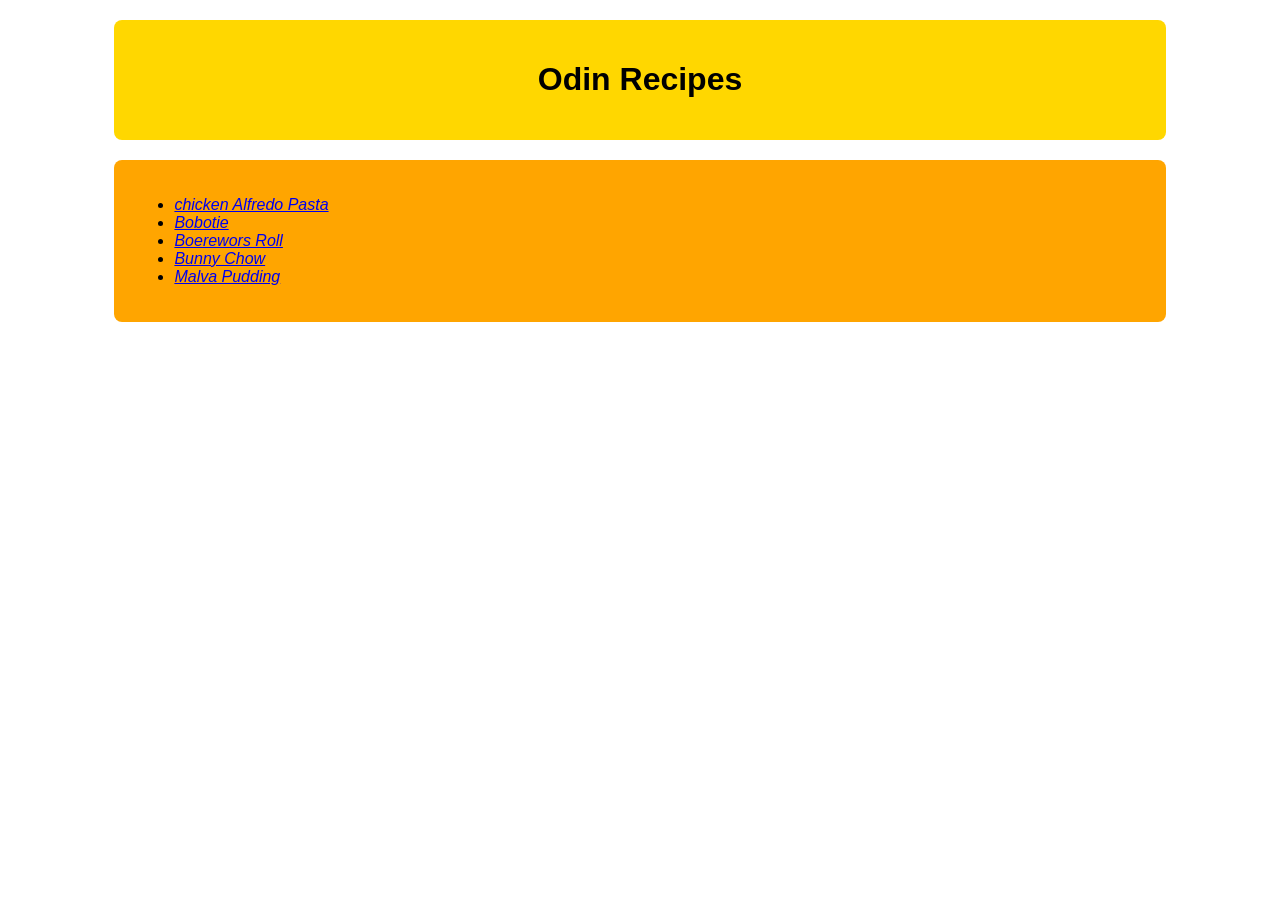
<file: index.html>
<!DOCTYPE html>
<html lang="en">
<head>
    <meta charset="UTF-8">
    <meta name="viewport" content="width=device-width, initial-scale=1.0">
    <title>Document</title>
    <link rel="stylesheet" href="styles.css">
</head>
<body>
    <div class="odinheader">
    <h1>Odin Recipes</h1>
    </div>
    <div class="foods">
    <ul>
        <li><a href="recipes/chicken-alfredo-pasta.html"><em>chicken Alfredo Pasta<em></em></a></li>
        <li><a href="recipes/bobotie.html"><em>Bobotie</em></a></li>
        <li><a href="recipes/boerewors-roll.html"><em>Boerewors Roll</em></a></li>
        <li><a href="recipes/bunny-chow.html"><em>Bunny Chow</em></a></li>
        <li><a href="recipes/malva-pudding.html"><em>Malva Pudding</em></a></li>
    </ul>
    </div>
</body>
</html>
</file>
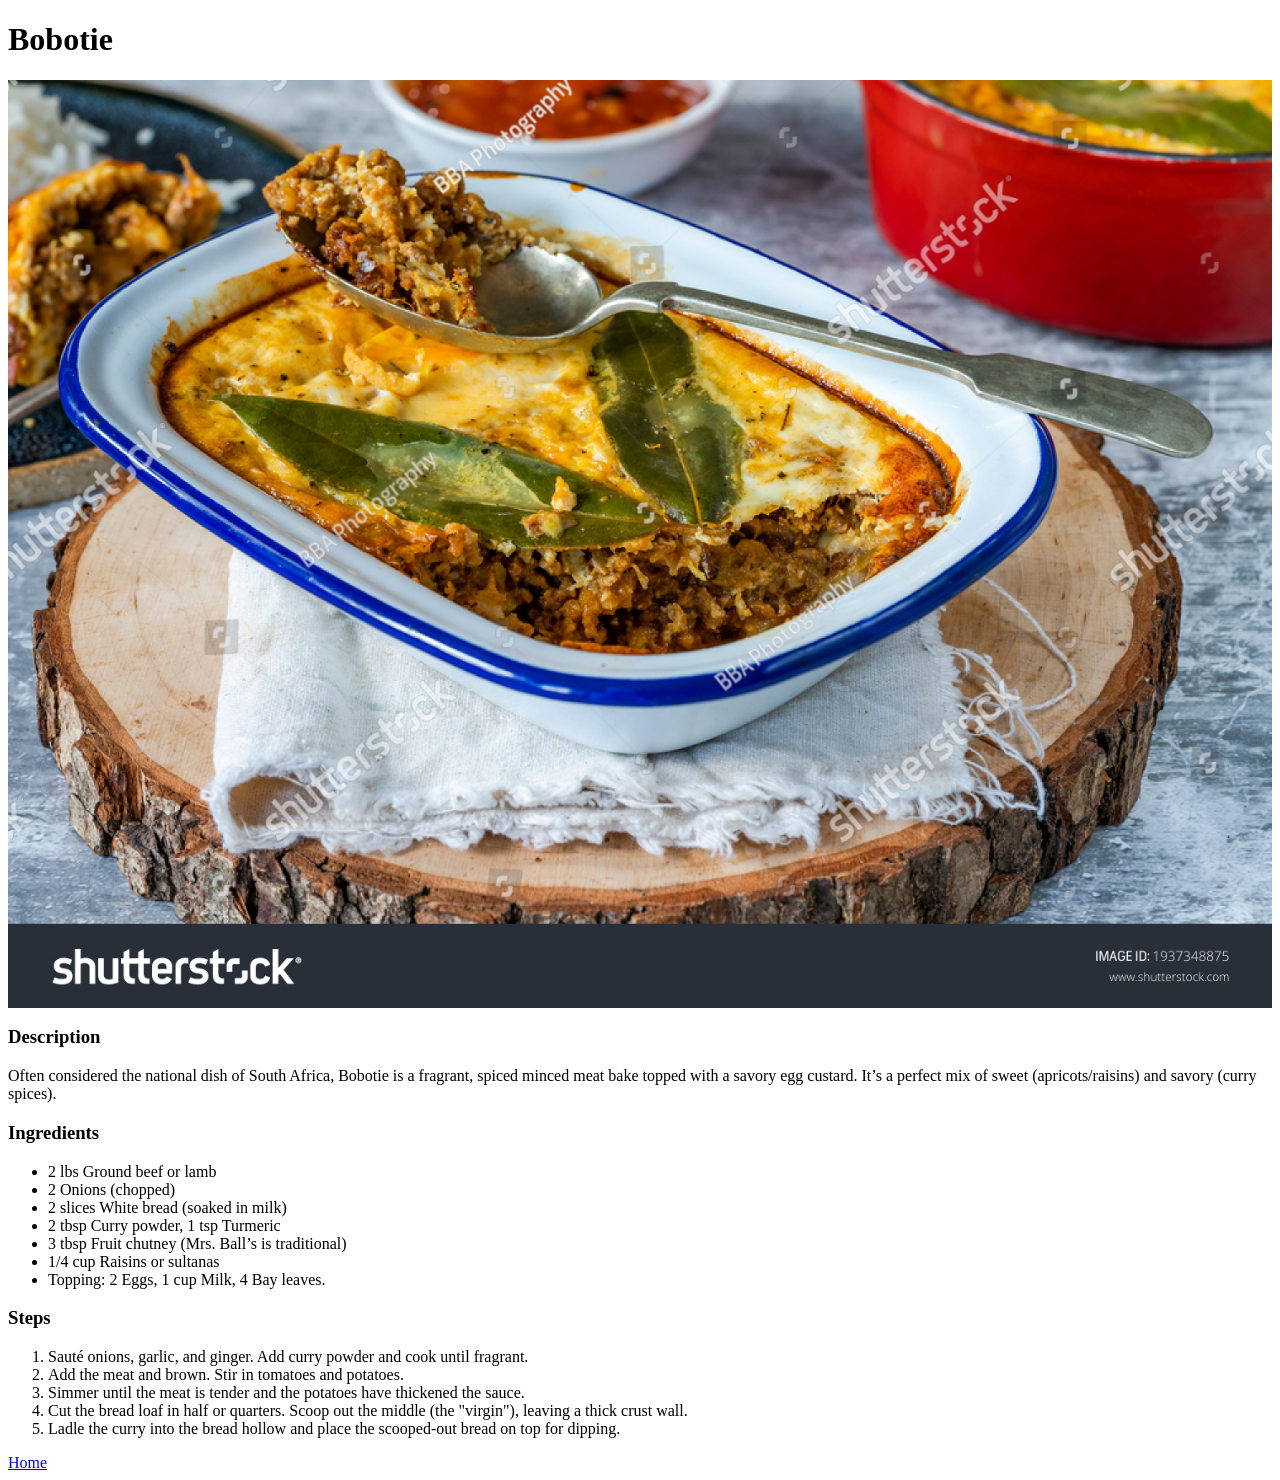
<file: recipes/bobotie.html>
<!DOCTYPE html>
<html lang="en">
<head>
    <meta charset="UTF-8">
    <meta name="viewport" content="width=device-width, initial-scale=1.0">
    <title>Document</title>
    <link rel="stylesheet" href="../styles.css">
</head>
<body>
        <h1>Bobotie</h1>
        <img src="../images/stock-photo-bobotie-south-african-curried-minced-meat-baked-with-egg-based-topping-1937348875.jpg" alt="Bobotie" style="max-width: 100%; height: auto; display: block;">
        <h3>Description</h3>
        <p>
            Often considered the national dish of South Africa, Bobotie is a fragrant, spiced minced meat bake topped with a savory egg custard. 
            It’s a perfect mix of sweet (apricots/raisins) and savory (curry spices).
        </p>
        <h3> Ingredients</h3>
        <ul>
        <li>2 lbs Ground beef or lamb</li>
        <li>2 Onions (chopped)</li>
        <li>2 slices White bread (soaked in milk)</li>
        <li>2 tbsp Curry powder, 1 tsp Turmeric</li>
        <li>3 tbsp Fruit chutney (Mrs. Ball’s is traditional)</li>
        <li>1/4 cup Raisins or sultanas</li>
        <li>Topping: 2 Eggs, 1 cup Milk, 4 Bay leaves.</li>
        </ul>
        <h3>Steps</h3>
        <ol>
        <li>Sauté onions, garlic, and ginger. Add curry powder and cook until fragrant.</li>  
        <li>Add the meat and brown. Stir in tomatoes and potatoes.</li>  
        <li>Simmer until the meat is tender and the potatoes have thickened the sauce.</li>  
        <li>Cut the bread loaf in half or quarters. Scoop out the middle (the "virgin"), leaving a thick crust wall.</li>  
        <li>Ladle the curry into the bread hollow and place the scooped-out bread on top for dipping.</li>  
        </ol>
    <a href="../index.html">Home</a>
</body>
</html>
</file>
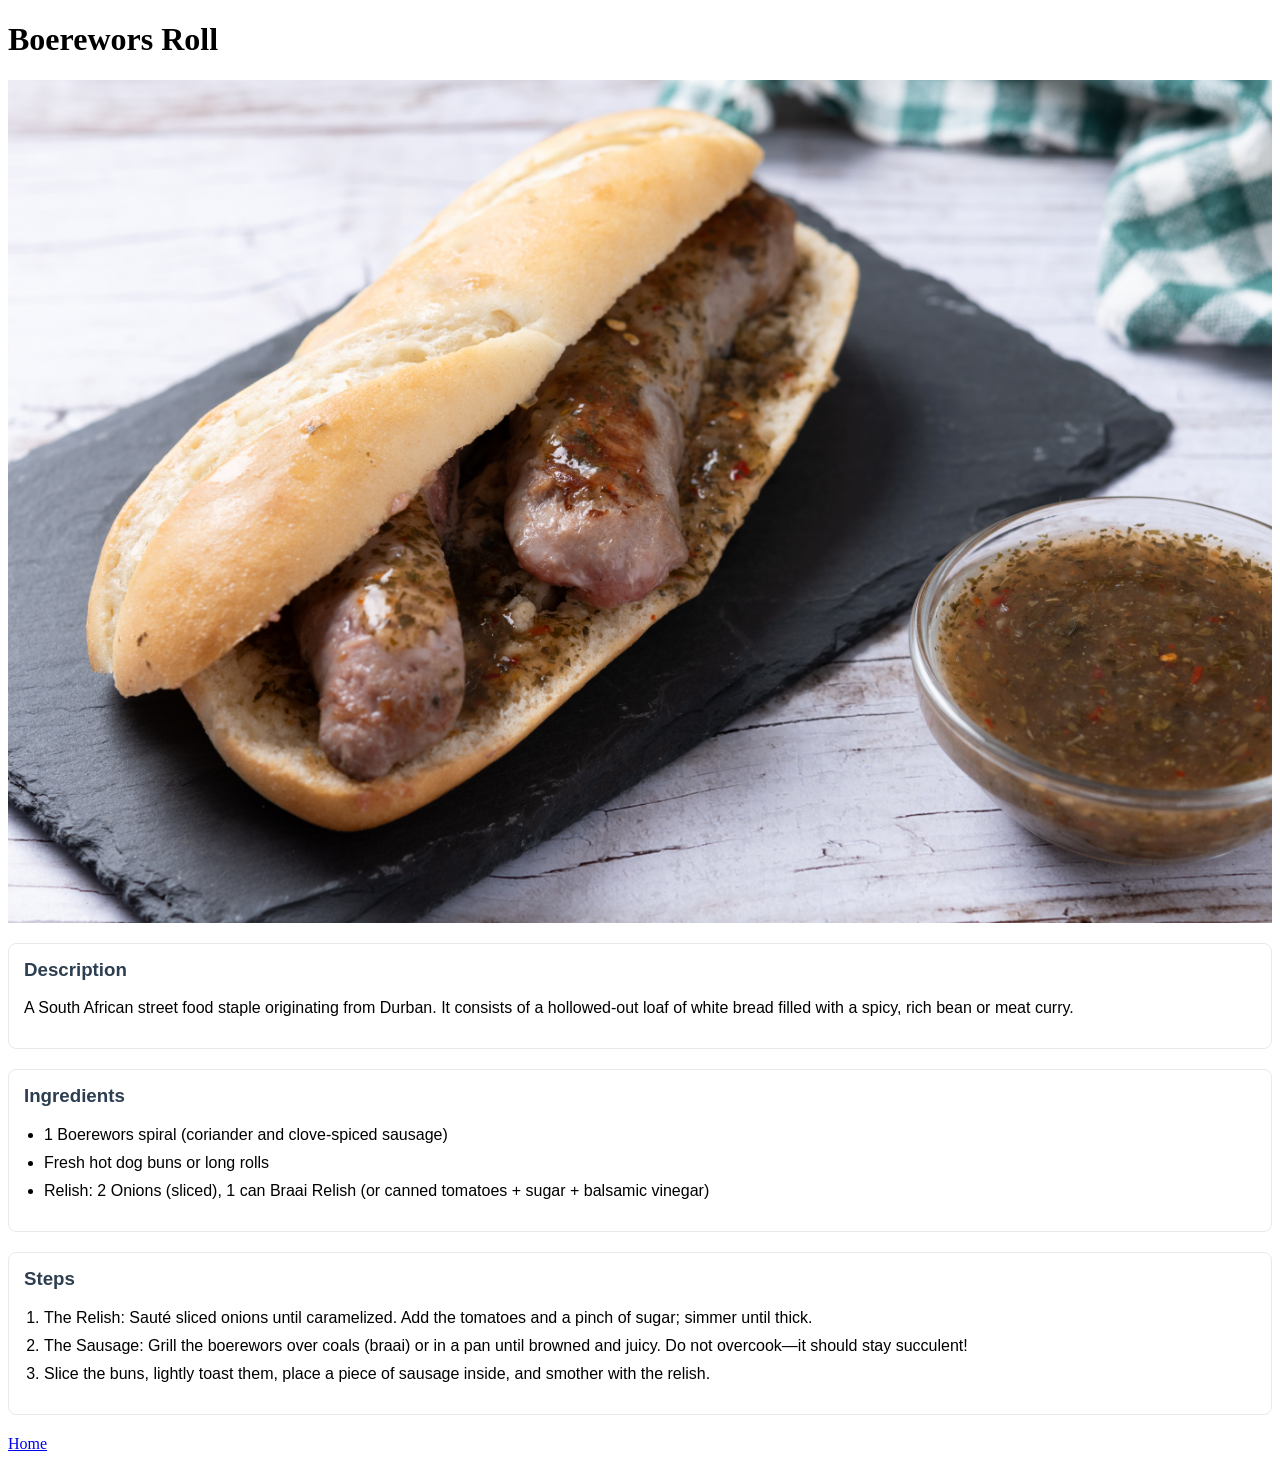
<file: recipes/boerewors-roll.html>
<!DOCTYPE html>
<html lang="en">
<head>
    <meta charset="UTF-8">
    <meta name="viewport" content="width=device-width, initial-scale=1.0">
    <title>Document</title>
    <link rel="stylesheet" href="../styles.css">
</head>
<body>
        <h1>Boerewors Roll</h1>
        <img src="../images/traditional-choripan-argentina-sandwich-with-chorizo-chimichurri-sauce-wooden-table.jpg" alt="Boerewors Roll" style="max-width: 100%; height: auto; display: block;">
    <div class="description">
        <h3>Description</h3>
        <p>A South African street food staple originating from Durban. It consists of a hollowed-out loaf of white bread filled with a spicy, rich bean or meat curry.</p>
    </div>
        
    <div class="ingredients">
        <h3> Ingredients</h3>
        <ul>
                <li>1 Boerewors spiral (coriander and clove-spiced sausage)</li>
                <li>Fresh hot dog buns or long rolls</li>
                <li>Relish: 2 Onions (sliced), 1 can Braai Relish (or canned tomatoes + sugar + balsamic vinegar)</li>
        </ul>
    </div>
    
    <div class="steps">
        <h3>Steps</h3>
        <ol>
            <li>The Relish: Sauté sliced onions until caramelized. Add the tomatoes and a pinch of sugar; simmer until thick.</li>
            <li>The Sausage: Grill the boerewors over coals (braai) or in a pan until browned and juicy. Do not overcook—it should stay succulent!</li>
            <li>Slice the buns, lightly toast them, place a piece of sausage inside, and smother with the relish.</li>    
        </ol>
    </div>    
    <a href="../index.html">Home</a>
</body>
</html>
</file>
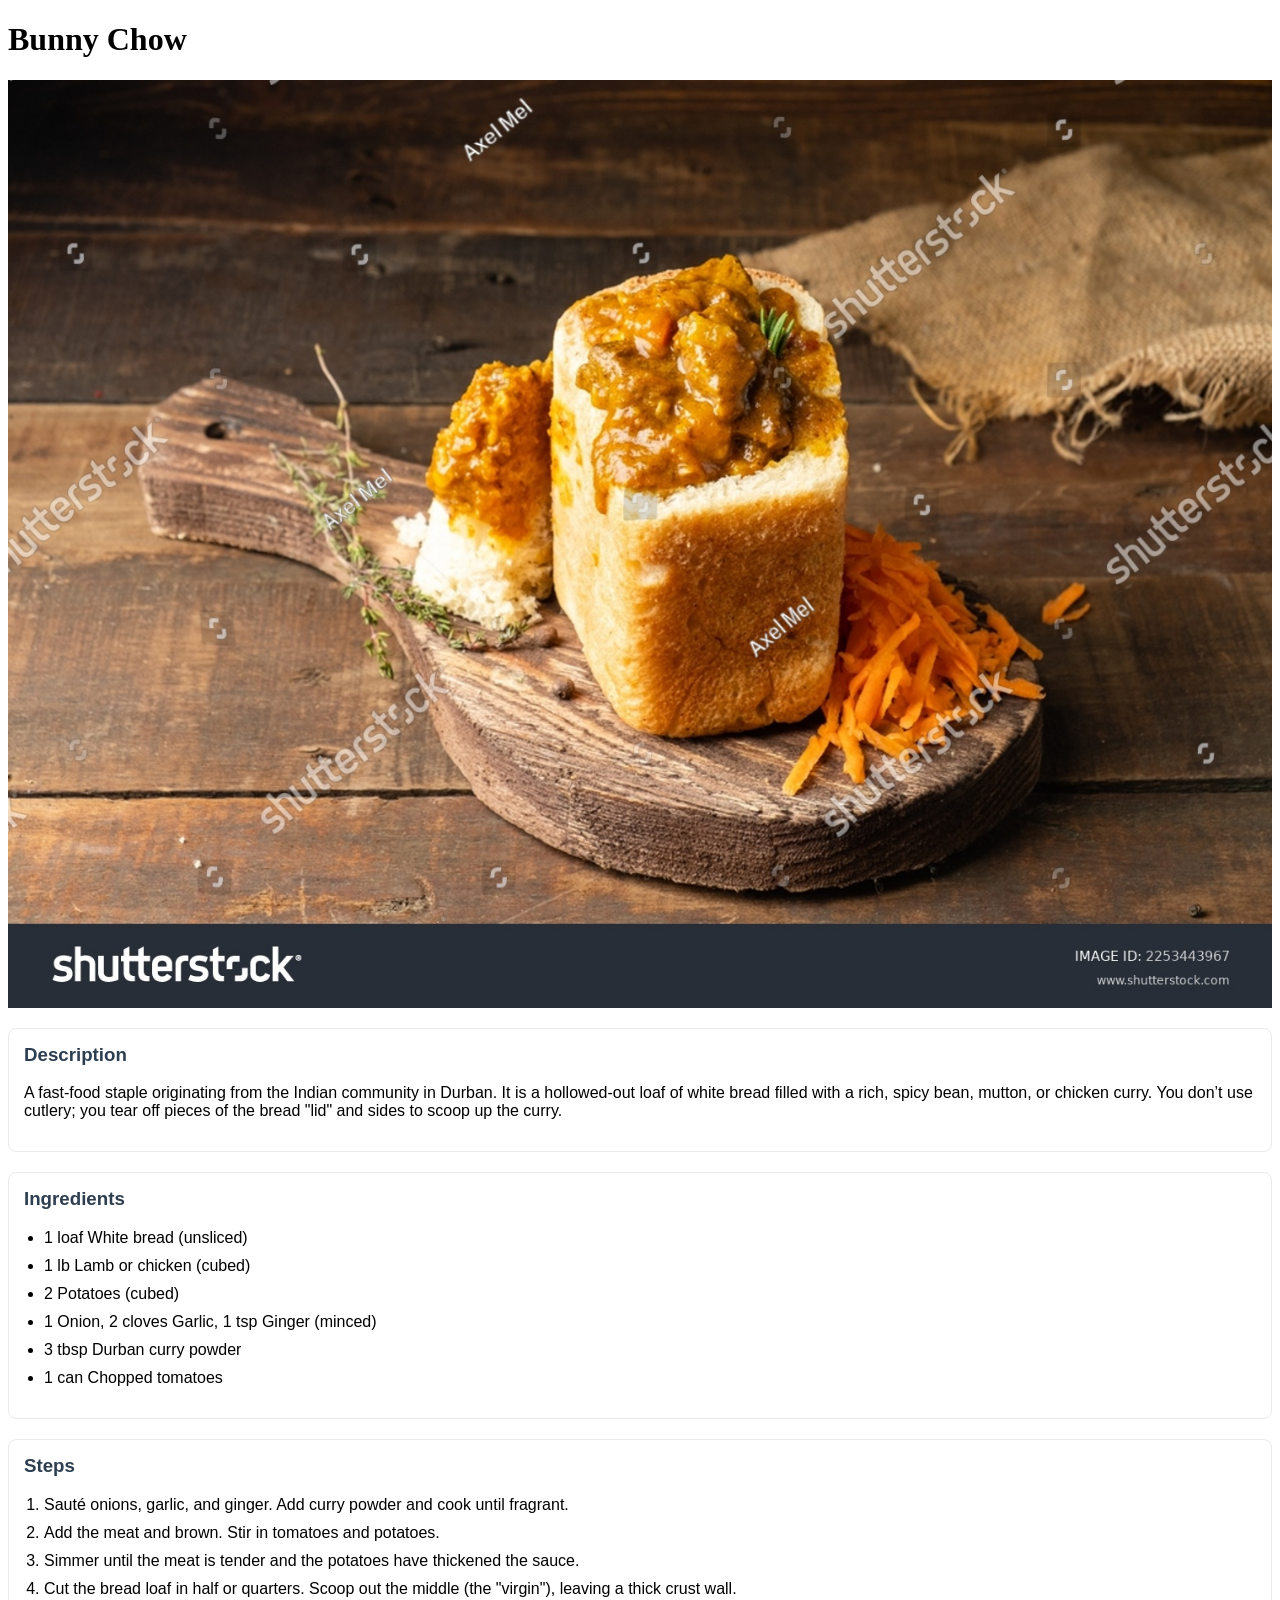
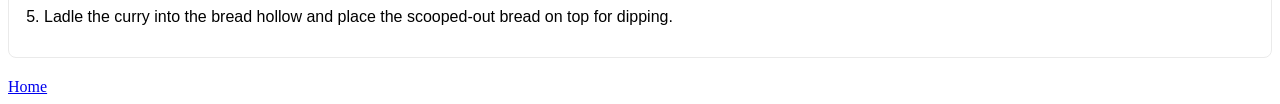
<file: recipes/bunny-chow.html>
<!DOCTYPE html>
<html lang="en">
<head>
    <meta charset="UTF-8">
    <meta name="viewport" content="width=device-width, initial-scale=1.0">
    <title>Document</title>
    <link rel="stylesheet" href="../styles.css">

</head>
<body>
        <h1>Bunny Chow</h1>
        <img src="../images/stock-photo-african-national-dish-bunny-chow-in-white-bread-close-up-meat-and-vegetable-curry-served-with-2253443967.jpg" alt="Bunny Chow" style="max-width: 100%; height: auto; display: block;">
    <div class="description"> 
        <h3>Description</h3>
        <p>
            A fast-food staple originating from the Indian community in Durban. 
            It is a hollowed-out loaf of white bread filled with a rich, spicy bean, mutton, or chicken curry. 
            You don’t use cutlery; you tear off pieces of the bread "lid" and sides to scoop up the curry.
        </p>
    </div>

    <div class="ingredients">
        <h3> Ingredients</h3>
        <ul>
            <li>1 loaf White bread (unsliced)</li>
            <li>1 lb Lamb or chicken (cubed)</li>
            <Li>2 Potatoes (cubed)</Li>
            <li>1 Onion, 2 cloves Garlic, 1 tsp Ginger (minced)</li>
            <li>3 tbsp Durban curry powder</li>
            <li>1 can Chopped tomatoes</li>
        </ul>
    </div>

    <div class="steps">
        <h3>Steps</h3>
        <ol>
        <li>Sauté onions, garlic, and ginger. Add curry powder and cook until fragrant.</li>
        <li>Add the meat and brown. Stir in tomatoes and potatoes.</li>
        <li>Simmer until the meat is tender and the potatoes have thickened the sauce.</li>
        <li>Cut the bread loaf in half or quarters. Scoop out the middle (the "virgin"), leaving a thick crust wall.</li>
        <li>Ladle the curry into the bread hollow and place the scooped-out bread on top for dipping.</li> 
        </ol>
    </div>    
        <a href="../index.html">Home</a>
</body>
</html>
</file>
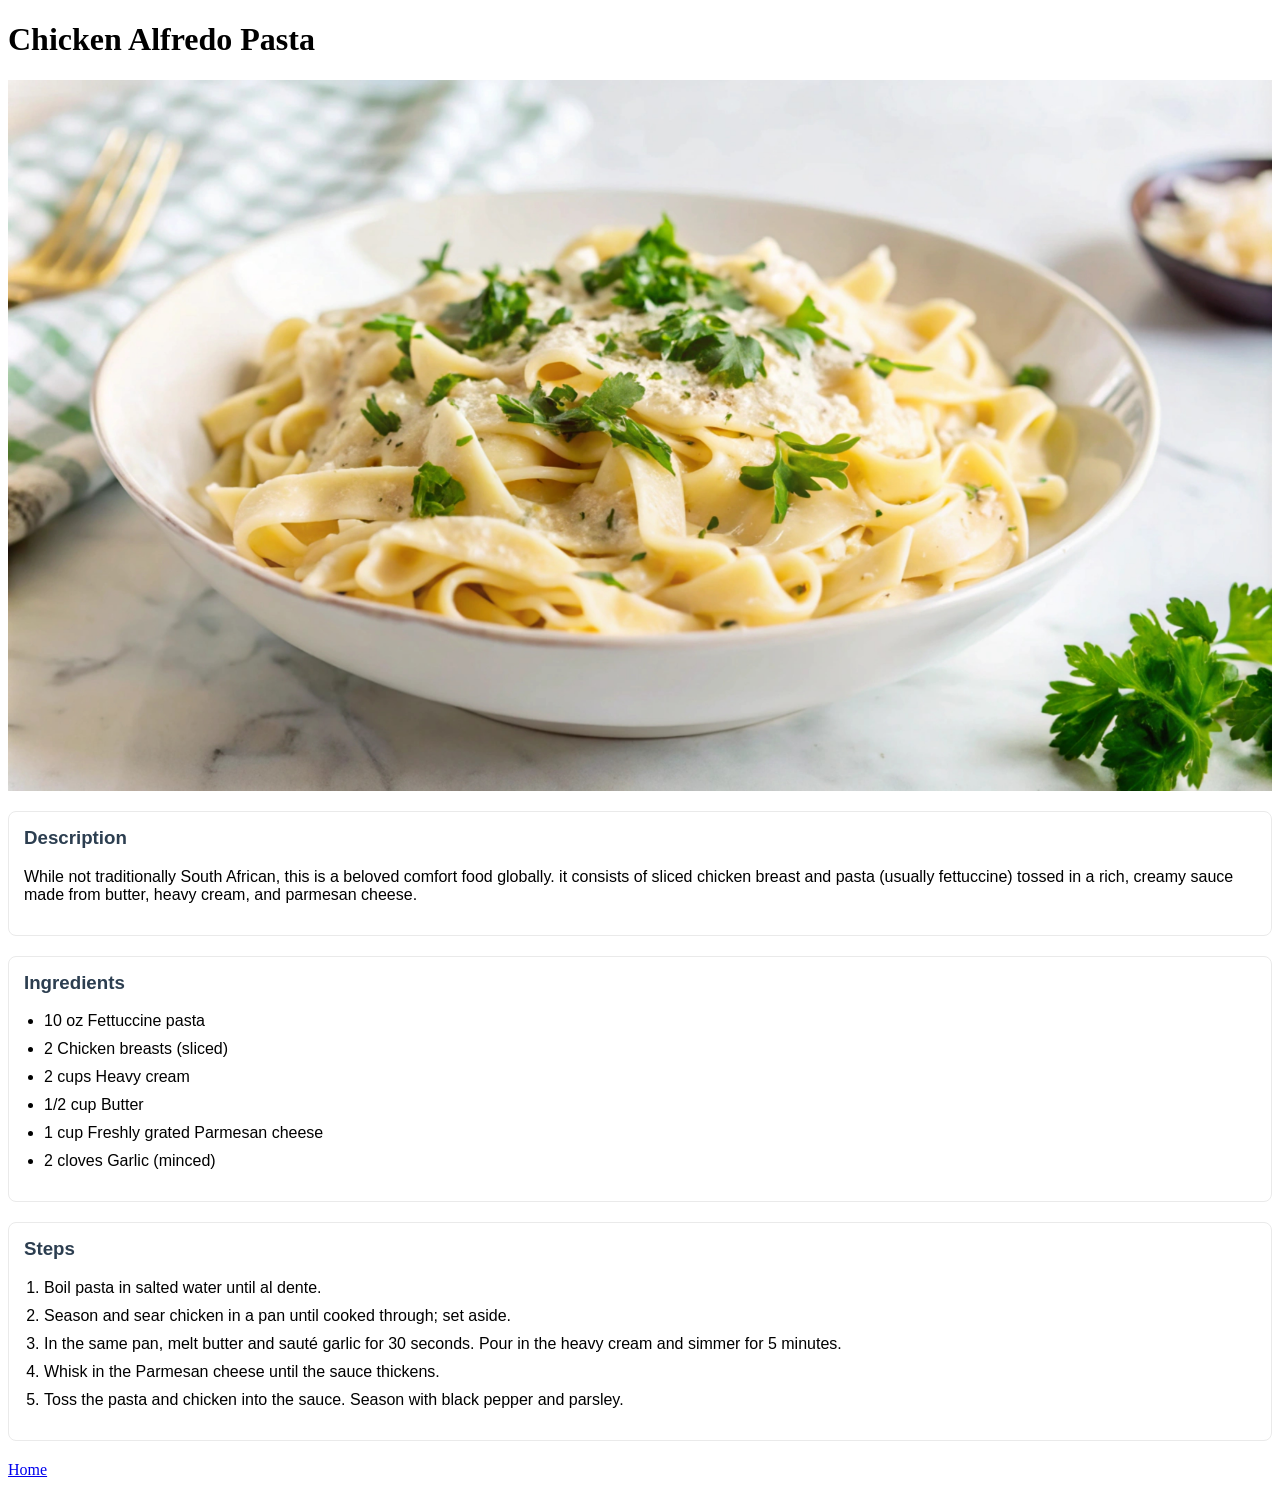
<file: recipes/chicken-alfredo-pasta.html>
<!DOCTYPE html>
<html lang="en">
<head>
    <meta charset="UTF-8">
    <meta name="viewport" content="width=device-width, initial-scale=1.0">
    <title>Document</title>
    <link rel="stylesheet" href="../styles.css">
</head>
<body>
    <h1>Chicken Alfredo Pasta</h1>
        <img src="../images/plate-fettuccine-alfredo-with-fresh-parsley.jpg" alt="Chicken Alfredo Pasta" style="max-width: 100%; height: auto; display: block;">
        <div class="description">
        <h3>Description</h3>
        <p>
            While not traditionally South African, this is a beloved comfort food globally. 
            it consists of sliced chicken breast and pasta (usually fettuccine) tossed in a rich, creamy sauce made from butter, heavy cream, and parmesan cheese.
        </p>
    </div>

    <div class="ingredients">
        <h3> Ingredients</h3>
        <ul>
            <li>10 oz Fettuccine pasta</li>
            <li>2 Chicken breasts (sliced)</li>
            <li>2 cups Heavy cream</li>
            <li>1/2 cup Butter</li>
            <li>1 cup Freshly grated Parmesan cheese</li>
            <li>2 cloves Garlic (minced)</li>
        </ul>
    </div>

    <div class="steps">
        <h3>Steps</h3>
        <ol>
            <li>Boil pasta in salted water until al dente.</li>
            <li>Season and sear chicken in a pan until cooked through; set aside.</li>
            <li>In the same pan, melt butter and sauté garlic for 30 seconds. Pour in the heavy cream and simmer for 5 minutes.</li>
            <li>Whisk in the Parmesan cheese until the sauce thickens.</li>
            <li>Toss the pasta and chicken into the sauce. Season with black pepper and parsley.</li>
        </ol>
    </div>
        

    <a href="../index.html">Home</a>
</body>
</html>
</file>
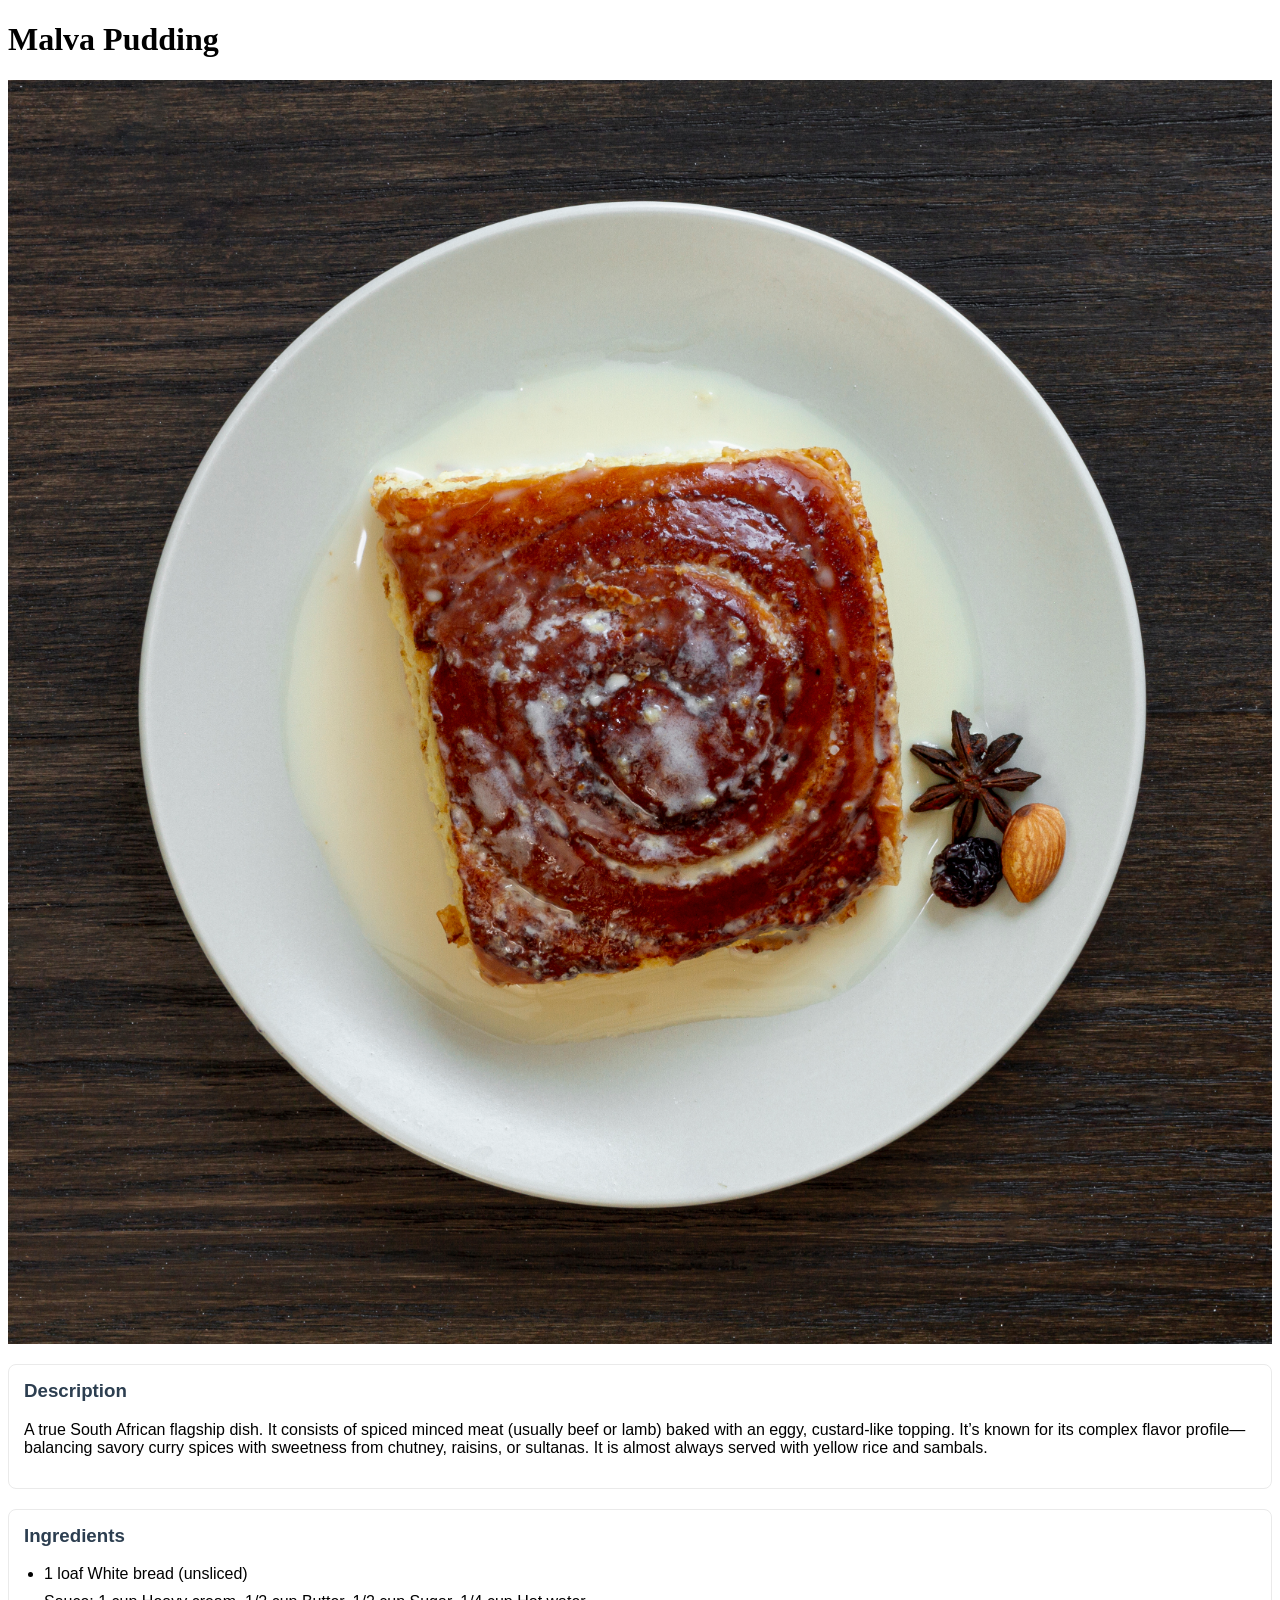
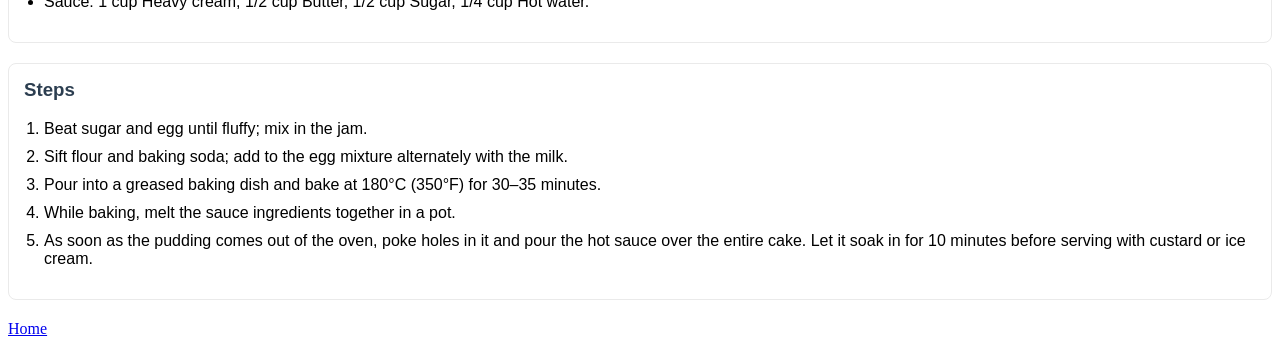
<file: recipes/malva-pudding.html>
<!DOCTYPE html>
<html lang="en">
<head>
    <meta charset="UTF-8">
    <meta name="viewport" content="width=device-width, initial-scale=1.0">
    <title>Document</title>
    <link rel="stylesheet" href="../styles.css">
</head>
<body>
        <h1>Malva Pudding</h1>
        <img src="../images/top-view-delicious-cake-plate.jpg" alt="Malva Pudding" style="max-width: 100%; height: auto; display: block;">
        
    <div class="description">
        <h3>Description</h3>
        <p>
        A true South African flagship dish. It consists of spiced minced meat (usually beef or lamb) baked with an eggy, custard-like topping.
        It’s known for its complex flavor profile—balancing savory curry spices with sweetness from chutney, raisins, or sultanas. 
        It is almost always served with yellow rice and sambals.
        </p>
    </div>

    <div class="ingredients">
        <h3> Ingredients</h3>
        <ul>
            <li>1 loaf White bread (unsliced)</li>
            <li>Sauce: 1 cup Heavy cream, 1/2 cup Butter, 1/2 cup Sugar, 1/4 cup Hot water.</li>
        </ul>
    </div>
    
    <div class="steps">
        <h3>Steps</h3>
        <ol>
            <li>Beat sugar and egg until fluffy; mix in the jam.</li>
            <li>Sift flour and baking soda; add to the egg mixture alternately with the milk.</li>
            <li>Pour into a greased baking dish and bake at 180°C (350°F) for 30–35 minutes.</li>
            <li>While baking, melt the sauce ingredients together in a pot.</li>
            <li>As soon as the pudding comes out of the oven, poke holes in it and pour the hot sauce over the entire cake. Let it soak in for 10 minutes before serving with custard or ice cream.</li>   
        </ol>
    </div>
    <a href="../index.html">Home</a>
</body>
</html>
</file>
<file: styles.css>
.odinheader {
    font-size: 16px;
    background-color: gold;
    font-family: Arial, Helvetica, sans-serif;
    margin: 20px auto; /* Centers the div with 20px space top/bottom */
    padding: 20px;     /* Changed from auto to 20px */
    text-align: center;
    width: 80%;        /* Added width so 'margin: auto' can center it */
    border-radius: 8px;
}

.foods {
    font-size: 16px;
    background-color: orange;
    font-family: Arial, Helvetica, sans-serif;
    margin: 20px auto; /* Centers the div */
    padding: 20px;     /* Changed from auto to 20px */
    width: 80%;        /* Added width */
    border-radius: 8px;
}
.description, 
.ingredients, 
.steps {
    margin: 20px 0;
    padding: 15px;
    border: 1px solid #eaeaea;
    border-radius: 8px;
    background-color: #fff;
    font-family: sans-serif;
}

.description h3, 
.ingredients h3, 
.steps h3 {
    margin-top: 0;
    color: #2c3e50;
}

.ingredients ul, 
.steps ol {
    padding-left: 20px;
}

.ingredients li, 
.steps li {
    margin-bottom: 10px;
}
</file>
